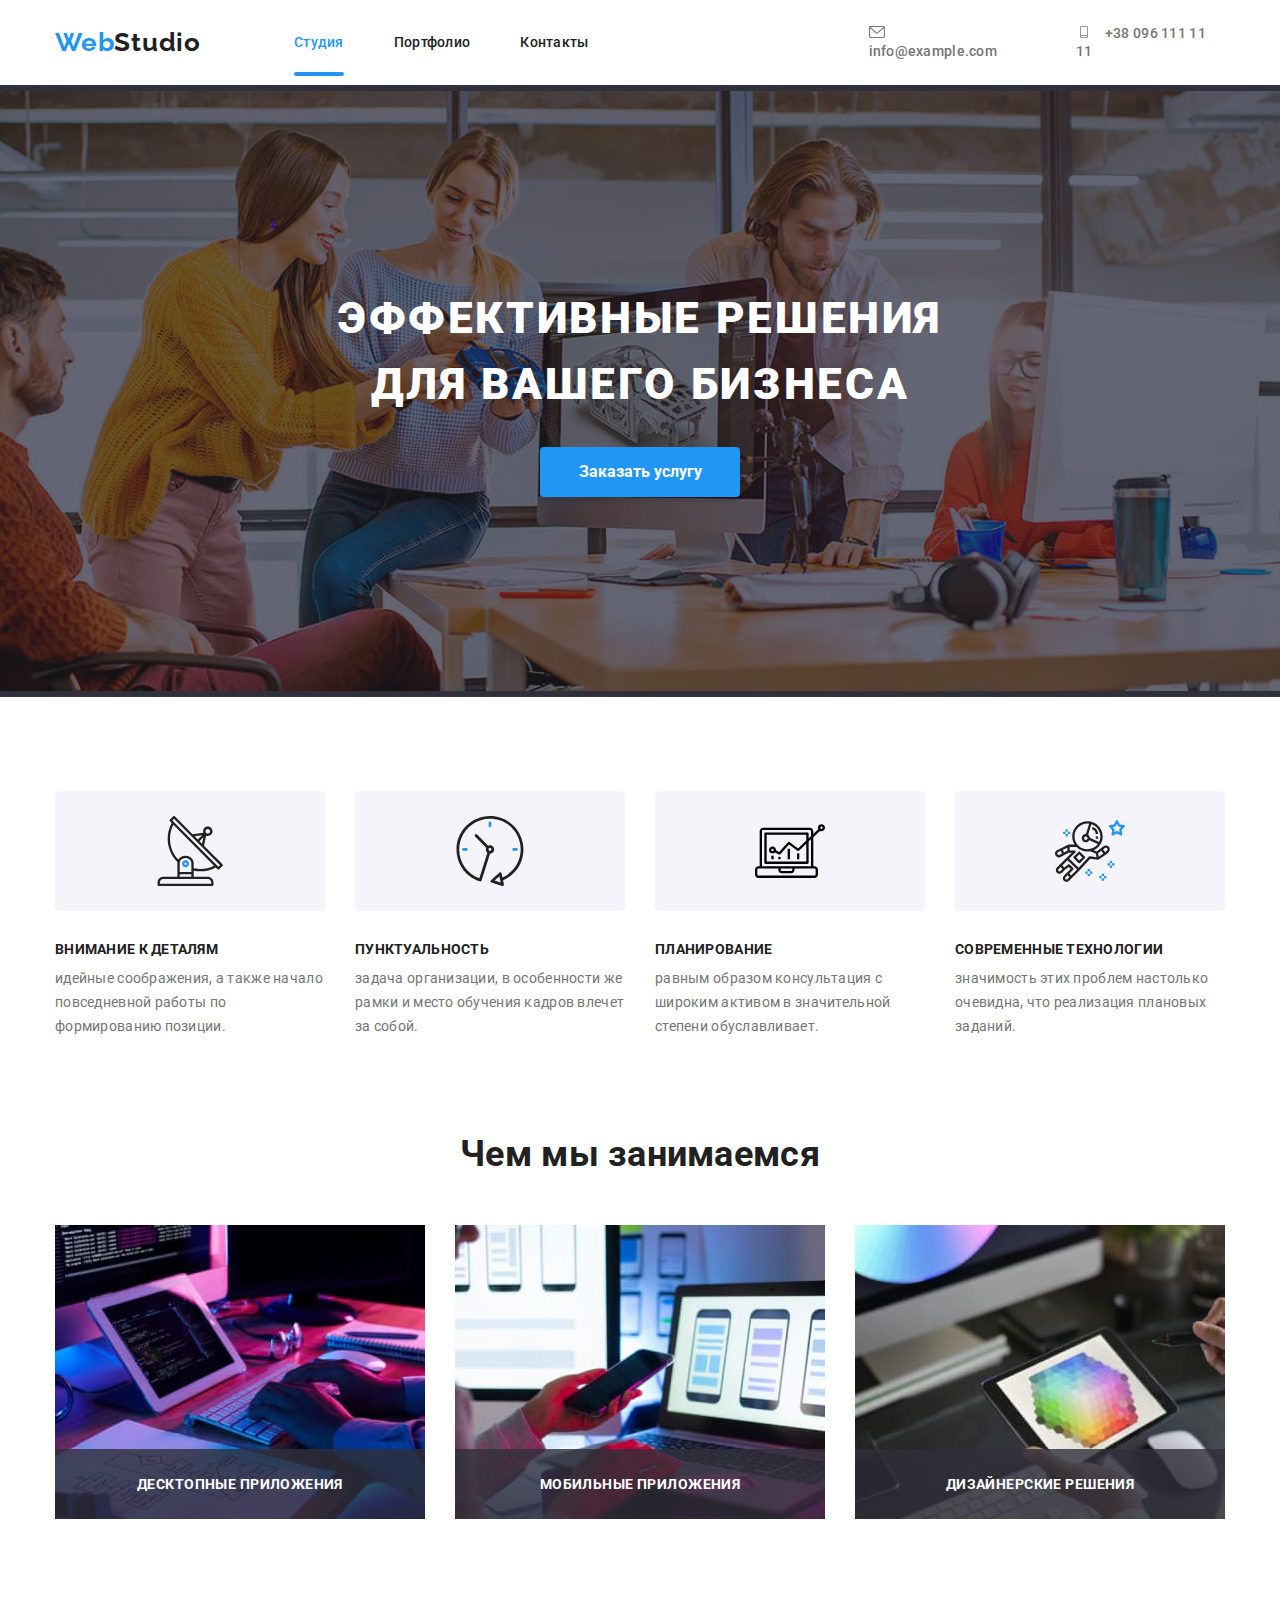
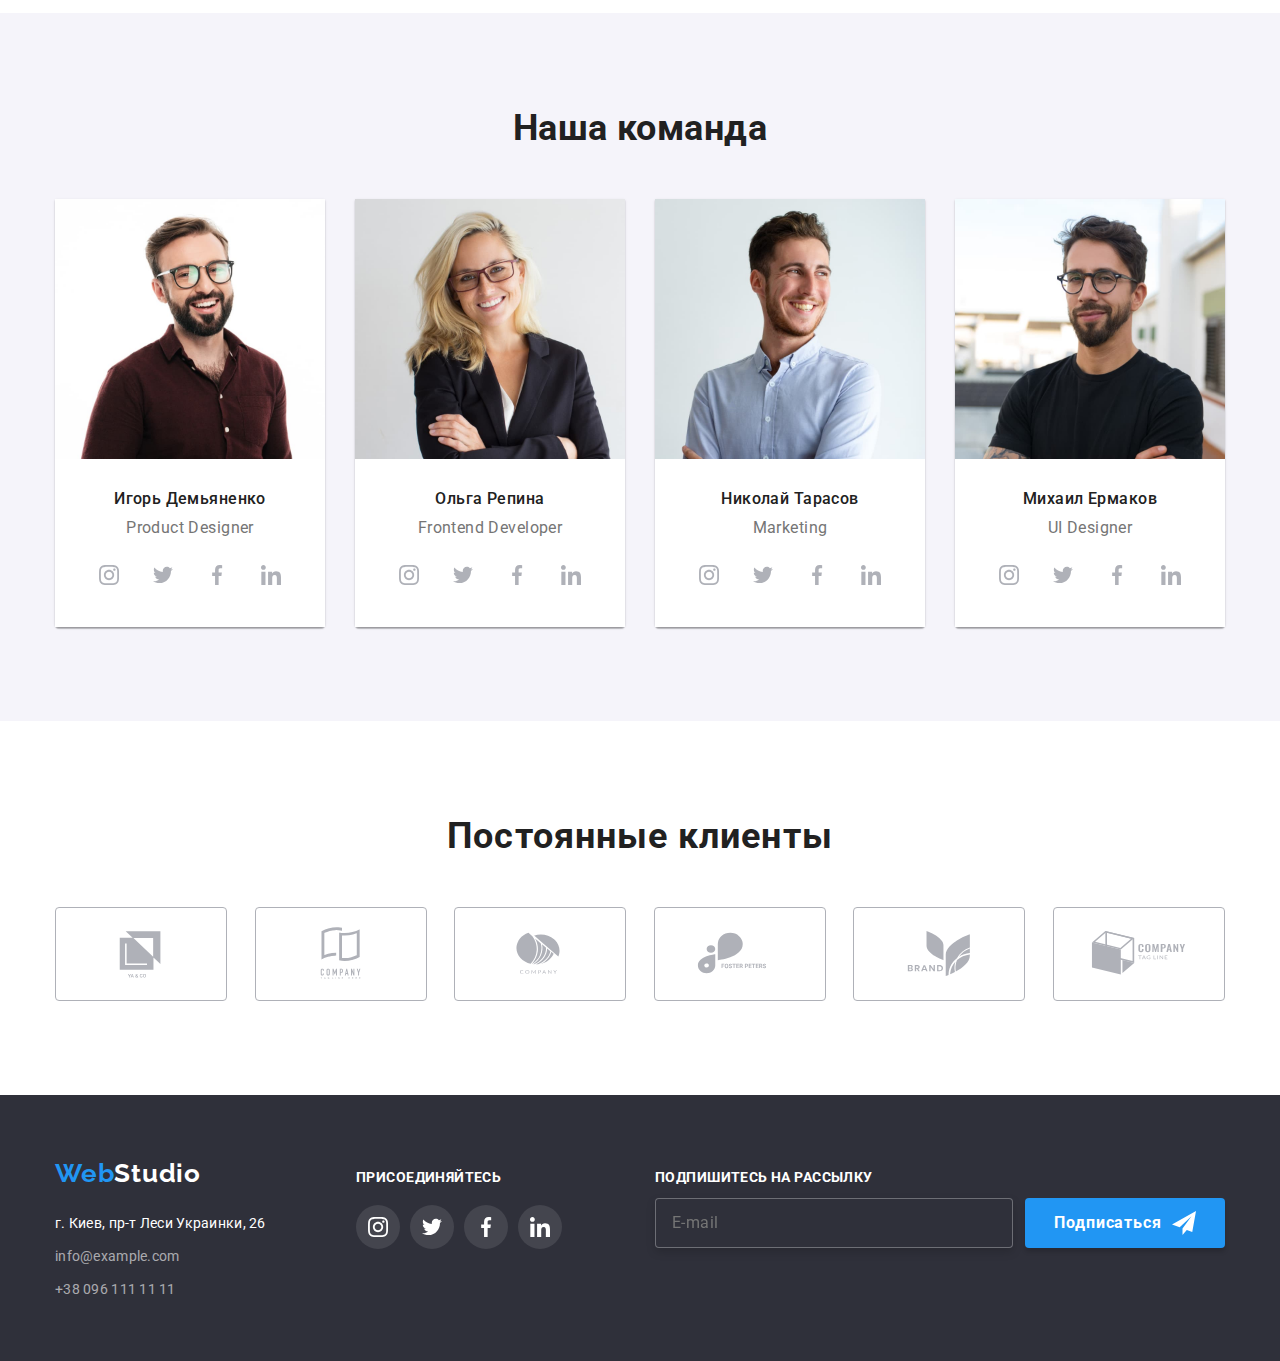
<file: index.html>
<!DOCTYPE html>
<html lang="en">
<head>
    <meta charset="UTF-8">
    <link rel="preconnect" href="https://fonts.googleapis.com">
    <link rel="preconnect" href="https://fonts.gstatic.com" crossorigin>
    <link href="https://fonts.googleapis.com/css2?family=Roboto:wght@400;500;700;900&display=swap" rel="stylesheet">
    <link href="https://fonts.googleapis.com/css2?family=Raleway:wght@700&display=swap" rel="stylesheet">
    <link rel="stylesheet" href="https://cdnjs.cloudflare.com/ajax/libs/modern-normalize/1.1.0/modern-normalize.min.css">
    <title>WebStudio</title>
    <link rel="stylesheet" href="css/style.css">
    <link rel="stylesheet" href="portfolio.html">
</head>
<body>
    <header class="header">
        <div class="container">
            <nav class="header-nav">
                <a href="#" class="logo">Web<span class="colortext">Studio</span> </a>
                <ul class="list header-list">
                    <li class="header-item"><a class="link header-link curent" href="index.html">Студия</a></li>
                    <li class="header-item"><a class="link header-link" href="portfolio.html">Портфолио</a></li>
                    <li class="header-item"><a class="link header-link" href="#contacts">Контакты</a></li>
                </ul>
                <ul class="list contact-list">
                    <li class="header-item"><a class="link header-link email" href="mailto:info@devstudio.com">
                        <svg class="icon-header" width="16px" height="12px">
                            <use href="./images/symbol-defs.svg#icon-mail"></use>
                        </svg>
                        info@example.com</a></li>
                    <li class="header-item"><a class="header-link phone" href="tel:+380961111111">
                        <svg class="icon-header" width="16px" height="12px">
                            <use href="./images/symbol-defs.svg#icon-phone"></use>
                        </svg>
                        +38 096 111 11 11</a></li>
                </ul>
            </nav>
    </header>
    <main>
        <section class="hero">
            <div class="container">
                <div class="hiro-centre">
                    <h1 class="hero-title">Эффективные решения для вашего бизнеса</h1>
                    <button type="hero-button" class="hero-button" data-modal-open>Заказать услугу</button>
                </div>
            </div>
        </section> 
        <section class="studio">
            <div class="container">
                <ul class="studio-list"> 
                    <li class="profile icon-group">
                        <div class="icon-fon">
                            <svg class="icon-profile" width="70" height="70">
                                <use href="./images/symbol-defs.svg#icon-Group"></use>
                            </svg>
                        </div>
                        <h3 class="studio-title">Внимание к деталям</h3>
                        <p  class="studio-slogan">Идейные соображения, а также начало повседневной работы по формированию позиции.</p>
                    </li>
                    <li class="profile icon-clock">
                        <div class="icon-fon">
                            <svg class="icon-profile" width="70" height="70">
                                <use href="./images/symbol-defs.svg#icon-clock-1"></use>
                            </svg>
                        </div>
                        <h3 class="studio-title">Пунктуальность</h3>
                        <p class="studio-slogan">Задача организации, в особенности же рамки и место обучения кадров влечет за собой.</p>
                    </li>
                    <li class="profile icon-diagram">
                        <div class="icon-fon">
                            <svg class="icon-profile" width="70" height="70">
                                <use href="./images/symbol-defs.svg#icon-diagram-1"></use>
                            </svg>
                        </div>
                        <h3 class="studio-title">Планирование</h3>
                        <p class="studio-slogan">Равным образом консультация с широким активом в значительной степени обуславливает.</p>
                    </li>
                    <li class="profile icon-astronaut">
                        <div class="icon-fon">
                            <svg class="icon-profile" width="70" height="70">
                                <use href="./images/symbol-defs.svg#icon-astronaut-1"></use>
                            </svg>
                        </div>
                        <h3 class="studio-title">Современные технологии</h3>
                        <p class="studio-slogan">Значимость этих проблем настолько очевидна, что реализация плановых заданий.</p>
                </ul>          
            </div>     
        </section>
        <section class="work">
            <div class="container">
                <h2 class="work-employ">Чем мы занимаемся</h2>
                <ul class="work-list">
                    <li class="work-item">
                        <img src="images/img.jpg" width="370" alt="Задача организации, в особенности же реализация намеченных плановых заданий в значительной степени обуславливает создание системы обучения кадров, соответствует насущным потребностям.">
                        <div class="work-thumb">
                            <p class="work-label">Десктопные приложения</p>
                        </div>  
                    </li>
                    <li class="work-item">
                        <img src="images/img1.jpg" width="370" alt="Повседневная практика показывает, что постоянное информационно-пропагандистское обеспечение нашей деятельности в значительной степени обуславливает создание соответствующий условий активизации.">
                        <div class="work-thumb">
                            <p class="work-label">Мобильные приложения</p>
                        </div>
                    </li>
                    <li class="work-item">
                        <img src="images/img2.jpg" width="370" alt="С другой стороны консультация с широким активом способствует подготовки и реализации направлений прогрессивного развития.">
                        <div class="work-thumb">
                            <p class="work-label">Дизайнерские решения</p>
                        </div>
                        
                    </li>    
                </ul>
            </div>
        </section>
        <section class="command">
            <div class="container">
                <h2 class="comand-our">Наша команда</h2>
                <ul class="comand-list">
                    <li class="comand-item">
                        <img src="images/p1.jpg" width="270" alt="фото человека 1">
                        <div class="comand-piple">
                            <p class="comand-name">Игорь Демьяненко</p>
                            <p class="comand-position">Product Designer</p>
                            <ul class="comand-icon">
                                <li class="contin-icon-team">
                                    <a href="#" class="team-social-icon">
                                        <svg width="20" height="20">
                                            <use href="./images/symbol-defs.svg#icon-instagram"></use>
                                        </svg>
                                    </a>
                                </li>
                                <li class="contin-icon-team">
                                    <a href="#" class="team-social-icon">
                                        <svg width="20" height="20">
                                            <use href="./images/symbol-defs.svg#icon-twitter"></use>
                                        </svg>
                                    </a>
                                </li>
                                <li class="contin-icon-team">
                                    <a href="#" class="team-social-icon">
                                        <svg class="icon-soial" width="20px" height="20xp">
                                            <use href="./images/symbol-defs.svg#icon-facebook"></use>
                                        </svg>
                                    </a>
                                </li>
                                <li class="contin-icon-team">
                                    <a href="#" class="team-social-icon">
                                        <svg class="icon-soial" width="20" height="20">
                                            <use href="./images/symbol-defs.svg#icon-linkedin"></use>
                                        </svg>
                                    </a>
                                </li>
                            </ul>
                        </div>
                    </li>
                    <li class="comand-item">
                        <img src="images/p2.jpg" width="270" alt="фото человека 2">
                        <div class="comand-piple">
                            <p class="comand-name">Ольга Репина</p>
                            <p class="comand-position">Frontend Developer</p>
                            <ul class="comand-icon">
                                <li class="contin-icon-team">
                                    <a href="#" class="team-social-icon">
                                        <svg width="20" height="20">
                                            <use href="./images/symbol-defs.svg#icon-instagram"></use>
                                        </svg>
                                    </a>
                                </li>
                                <li class="contin-icon-team">
                                    <a href="#" class="team-social-icon">
                                        <svg width="20" height="20">
                                            <use href="./images/symbol-defs.svg#icon-twitter"></use>
                                        </svg>
                                    </a>
                                </li>
                                <li class="contin-icon-team">
                                    <a href="#" class="team-social-icon">
                                        <svg class="icon-soial" width="20px" height="20xp">
                                            <use href="./images/symbol-defs.svg#icon-facebook"></use>
                                        </svg>
                                    </a>
                                </li>
                                <li class="contin-icon-team">
                                    <a href="#" class="team-social-icon">
                                        <svg class="icon-soial" width="20" height="20">
                                            <use href="./images/symbol-defs.svg#icon-linkedin"></use>
                                        </svg>
                                    </a>
                                </li>
                            </ul>
                        </div>
                    </li>
                    <li class="comand-item">
                        <img src="images/p3.jpg" width="270" alt="фото человека 3">
                        <div class="comand-piple">
                            <p class="comand-name">Николай Тарасов</p>
                            <p class="comand-position">Marketing</p>
                            <ul class="comand-icon">
                                <li class="contin-icon-team">
                                    <a href="#" class="team-social-icon">
                                        <svg width="20" height="20">
                                            <use href="./images/symbol-defs.svg#icon-instagram"></use>
                                        </svg>
                                    </a>
                                </li>
                                <li class="contin-icon-team">
                                    <a href="#" class="team-social-icon">
                                        <svg width="20" height="20">
                                            <use href="./images/symbol-defs.svg#icon-twitter"></use>
                                        </svg>
                                    </a>
                                </li>
                                <li class="contin-icon-team">
                                    <a href="#" class="team-social-icon">
                                        <svg class="icon-soial" width="20px" height="20xp">
                                            <use href="./images/symbol-defs.svg#icon-facebook"></use>
                                        </svg>
                                    </a>
                                </li>
                                <li class="contin-icon-team">
                                    <a href="#" class="team-social-icon">
                                        <svg class="icon-soial" width="20" height="20">
                                            <use href="./images/symbol-defs.svg#icon-linkedin"></use>
                                        </svg>
                                    </a>
                                </li>
                            </ul>
                        </div>
                    </li>
                    <li class="comand-item">
                        <img src="images/p4.jpg" width="270" alt="фото человека 4">
                        <div class="comand-piple">
                            <p class="comand-name">Михаил Ермаков</p>
                            <p class="comand-position">UI Designer</p>
                            <ul class="comand-icon">
                                <li class="contin-icon-team">
                                    <a href="#" class="team-social-icon">
                                        <svg width="20" height="20">
                                            <use href="./images/symbol-defs.svg#icon-instagram"></use>
                                        </svg>
                                    </a>
                                </li>
                                <li class="contin-icon-team">
                                    <a href="#" class="team-social-icon">
                                        <svg width="20" height="20">
                                            <use href="./images/symbol-defs.svg#icon-twitter"></use>
                                        </svg>
                                    </a>
                                </li>
                                <li class="contin-icon-team">
                                    <a href="#" class="team-social-icon">
                                        <svg class="icon-soial" width="20" height="20">
                                            <use href="./images/symbol-defs.svg#icon-facebook"></use>
                                        </svg>
                                    </a>
                                </li>
                                <li class="contin-icon-team">
                                    <a href="#" class="team-social-icon">
                                        <svg class="icon-soial" width="20" height="20">
                                            <use href="./images/symbol-defs.svg#icon-linkedin"></use>
                                        </svg>
                                    </a>
                                </li>
                            </ul>
                        </div>
                    </li>
                </ul>
            </div>
        </section>
        <section class="claint">
            <div class="container">
                <p class="claint-info">Постоянные клиенты</p>
                <ul class="claint-logo">
                    <li>
                        <a href="#" class="claint-logo-icon">
                            <svg class="logo-icon-ho" width="106" height="60">
                                <use href="./images/symbol-defs.svg#icon-Logo1"></use>
                            </svg>
                        </a>
                    </li>
                    <li>
                        <a href="#" class="claint-logo-icon">
                            <svg class="logo-icon-ho" width="106" height="60">
                                <use href="./images/symbol-defs.svg#icon-Logo2"></use>
                            </svg>
                        </a>
                    </li>
                    <li>
                        <a href="#" class="claint-logo-icon">
                            <svg class="logo-icon-ho" width="106" height="60">
                                <use href="./images/symbol-defs.svg#icon-Logo3"></use>
                            </svg>
                        </a>
                    </li>
                    <li>
                        <a href="#" class="claint-logo-icon">
                            <svg class="logo-icon-ho" width="106" height="60">
                                <use href="./images/symbol-defs.svg#icon-Logo4"></use>
                            </svg>
                        </a>
                    </li>
                    <li>
                        <a href="#" class="claint-logo-icon">
                            <svg class="logo-icon-ho" width="106" height="60">
                                <use href="./images/symbol-defs.svg#icon-Logo5"></use>
                            </svg>
                        </a>
                    </li>
                    <li>
                        <a href="#" class="claint-logo-icon">
                            <svg class="logo-icon-ho" width="106" height="60">
                                <use href="./images/symbol-defs.svg#icon-Logo6"></use>
                            </svg>
                        </a>
                    </li>
                </ul>
            </div>
        </section>
    </main>
    <footer>
        <section class="footer">
            <div class="container">
                <div class="footer-cont">
                    <div class="footer-addres">
                        <a href="#" class="logo">Web<span class="colortext1">Studio</span> </a>
                        <address id="contacts" class="contacts">
                            <ul class="contacts-list">
                                <li class="contact-item">
                                    <a class="text" style="color: #FFFFFF" href="https://bit.ly/3pXMvUd" target="_blank"
                                    rel="noopener noreferrer">г. Киев, пр-т Леси Украинки, 26</a>
                                </li>
                                <li class="contact-item">
                                    <a class="text" style="color: rgba(255, 255, 255, 0.6)"
                                        href="mailto:info@devstudio.com">info@example.com</a>
                                </li>
                                <li class="contact-item">
                                    <a class="text" style="color: rgba(255, 255, 255, 0.6)" href="tel:+380961111111">+38 096 111 11 11</a>
                                </li>
                            </ul>
                        </address>
                    </div>
                    <div class="footer-icon">
                        <p class="contin">присоединяйтесь</p>
                        <ul class="contin-icon">
                            <li class="contin-icon-team">
                                <a href="#" class="contin-social-icon">
                                    <svg width="20" height="20">
                                        <use href="./images/symbol-defs.svg#icon-instagram"></use>
                                    </svg>
                                </a>
                            </li>
                            <li class="contin-icon-team">
                                <a href="#" class="contin-social-icon">
                                    <svg width="20" height="20">
                                        <use href="./images/symbol-defs.svg#icon-twitter"></use>
                                    </svg>
                                </a>
                            </li>
                            <li class="contin-icon-team">
                                <a href="#" class="contin-social-icon">
                                    <svg class="icon-soial" width="20" height="20">
                                        <use href="./images/symbol-defs.svg#icon-facebook"></use>
                                    </svg>
                                </a>
                            </li>
                            <li class="contin-icon-team">
                                <a href="#" class="contin-social-icon">
                                    <svg class="icon-soial" width="20" height="20">
                                        <use href="./images/symbol-defs.svg#icon-linkedin"></use>
                                    </svg>
                                </a>
                            </li>
                        </ul>
                    </div>
                    <div class="subscription">
                        <h3 class="subscription__title">Подпишитесь на рассылку</h3>
                        <form class="subscription__form">
                            <label class="subscription__label" for="email"></label>
                            <input class="subscription__input" type="email" name="subscription" id="email" placeholder="E-mail" />
                            <button class="button subscription-button" type="submit">
                                Подписаться
                                <svg class="subscription-button__icon" width="24" height="24">
                                    <use class="subscription-button__svg" href="./images/send-defs.svg#icon-icon-send""></use>
                                </svg>
                            </button>
                        </form>
                    </div>  
                </div>
            </div>
        </section>
    </footer>
    <div class="modal-section is-hidden" data-modal>
        <div class="modal-window">
            <button type="button" class="button-modal" data-modal-close>
                <svg class="close" width="18" height="18" data-modal-close>
                    <use href="./images/close-button.svg#icon-close-black"></use>
                </svg>
            </button>
            <form>
                <h2 class="form-titel">Оставьте свои данные, мы вам перезвоним</h2>
                <div class="section-form">
                    <div class="form-blok" role="group">
                        <input class="form-input" type="text" id="text" placeholder=" " />
                        <label class="form-label" for="text"> Имя </label>
                        <svg class="form-icon" width="18" height="18">
                            <use href="./images/icons.svg#icon-person-black"></use>
                        </svg>
                    </div>
                    <div class="form-blok">
                        <input class="form-input" type="tel" id="tel" placeholder=" " />
                        <label class="form-label" for="tel"> Телефон </label>
                        <svg class="form-icon" width="18" height="18">
                            <use href="./images/icons.svg#icon-phone-black"></use>
                        </svg>
                    </div>
                    <div class="form-blok">
                        <input class="form-input" type="email" id="email" placeholder=" "/>
                        <label class="form-label" for="email"> Почта </label>
                        <svg class="form-icon" width="18" height="18">
                            <use href="./images/icons.svg#icon-email-black"></use>
                        </svg>
                    </div>
                    <div class="form-blok">
                        <textarea class="form-textarea" rows="8" id="textarea" placeholder="Введите текст"></textarea>
                        <label class="form-label" for="textarea"> Комментарий </label>
                    </div>
                </div>
                <div class="section-conditions">
                    <label class="checkbox-label">
                        <input class="checkbox"  type="checkbox" name="topic" value="Соглашаюсь с рассылкой и принимаю">
                        <span class="form-checkbox"></span>
                        Соглашаюсь с рассылкой и принимаю
                        <a href="#" style="color:#2196F3">
                            <span class="conditions-link">Условия договора</span>
                        </a>
                    </label>
                </div>
                <div class="button-send">
                    <button type="submit" class="button-modal2">Отравить</button>
                </div>
            </form>
        </div>
      </div>
    <script src="./js/modal.js"></script>
</body>
</html>
<li class="contin-icon-team">
</file>
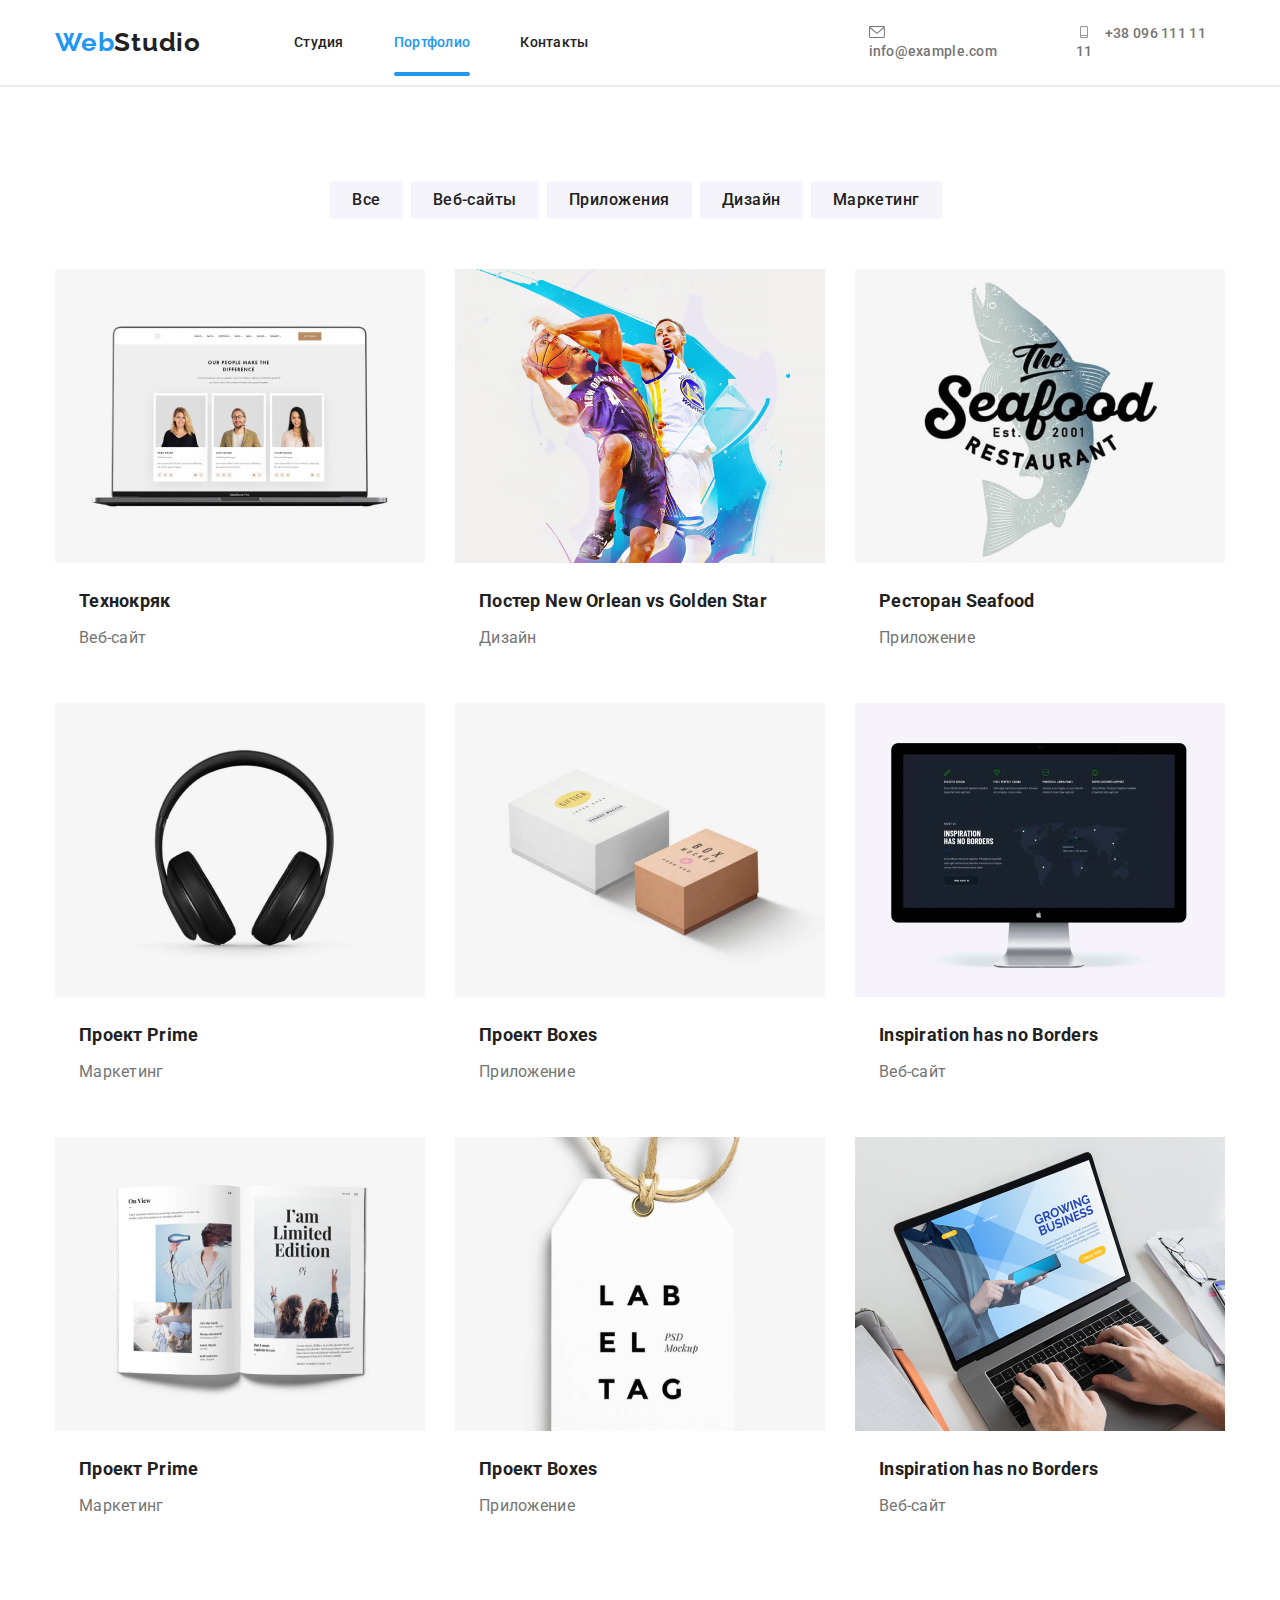
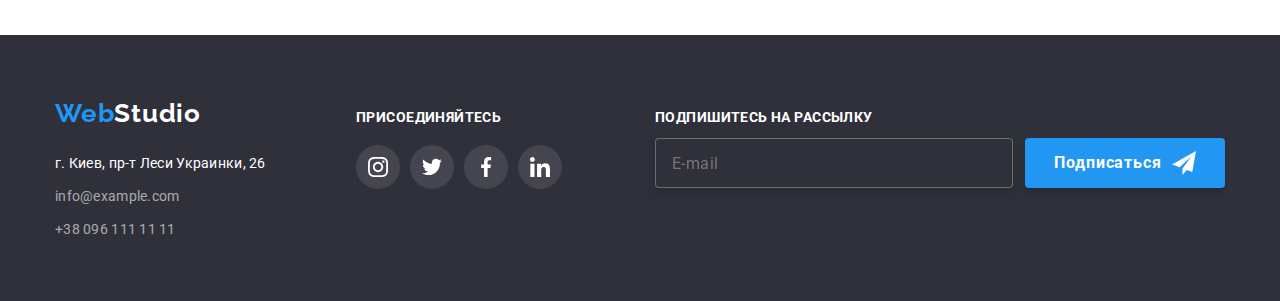
<file: portfolio.html>
<!DOCTYPE html>
<html lang="en">
<head>
    <meta charset="UTF-8">
    <link rel="preconnect" href="https://fonts.googleapis.com">
    <link rel="preconnect" href="https://fonts.gstatic.com" crossorigin>
    <link href="https://fonts.googleapis.com/css2?family=Roboto:wght@400;500;700;900&display=swap" rel="stylesheet">
    <link href="https://fonts.googleapis.com/css2?family=Raleway:wght@700&display=swap" rel="stylesheet">
    <title>WebStudio</title>
    <link rel="stylesheet" href="https://cdn.jsdelivr.net/npm/modern-normalize@1.1.0/modern-normalize.min.css">
    <link rel="stylesheet" href="index.html">
    <link rel="stylesheet" href="css/style.css">
</head>
<body>
    <header class="header">
        <div class="container">
            <nav class="header-nav">
                <a href="#" class="logo">Web<span class="colortext">Studio</span> </a>
                <ul class="list header-list">
                    <li class="header-item"><a class="link header-link" href="index.html">Студия</a></li>
                    <li class="header-item"><a class="link header-link curent" href="portfolio.html">Портфолио</a></li>
                    <li class="header-item"><a class="link header-link" href="#contacts">Контакты</a></li>
                </ul>
                <ul class="list contact-list">
                    <li class="header-item"><a class="link header-link email" href="mailto:info@devstudio.com">
                        <svg class="icon-header" width="16px" height="12px">
                            <use href="./images/symbol-defs.svg#icon-mail"></use>
                        </svg>
                        info@example.com</a></li>
                    <li class="header-item"><a class="link header-link phone" href="tel:+380961111111">
                        <svg class="icon-header" width="16px" height="12px">
                            <use href="./images/symbol-defs.svg#icon-phone"></use>
                        </svg>
                        +38 096 111 11 11</a></li>
                </ul>
            </nav>
        </div>
        <div class="border">
        </div>
    </header>
    <main>
        <section class="container-navigatyon">
            <div class="container">
                <ul class="navigatyon">
                    <li >
                        <button type="button" class="button-port">Все</button>
                    </li>
                    <li>
                        <button type="button" class="button-port">Веб-сайты</button>
                    </li>
                    <li>
                        <button type="button" class="button-port">Приложения</button>
                    </li>
                    <li>
                        <button type="button" class="button-port">Дизайн</button>
                    </li>
                    <li>
                        <button type="button" class="button-port">Маркетинг</button>
                    </li>
                </ul>
                <ul class="photo-list">
                    <li class="photo-item">
                        <div class="names">
                            <div class="names-tumb">
                                <img class="photo-im" src="images/p2/img1.jpg" alt="фото 1" width="370" height="294">
                                <p class="text-projects">
                                Ресурс предлагает комплексные предложения с разным уровнем
                                функционала и сервисов. Все это позволит посетителю получить
                                исчерпывающие сведения о компании или частном лице.
                                </p>
                            </div>
                            <div class="photo-name">
                                <p class="name1">Технокряк</p>
                                <p class="name2">Веб-сайт</p>
                            </div>
                        </div>
                    </li>
                    <li class="photo-item">
                        <div class="names">
                            <div class="names-tumb">
                            <img class="photo-im" src="images/p2/img2.jpg" alt="фото 2" width="370" height="294">
                            <p class="text-projects">
                                Ресурс предлагает комплексные предложения с разным уровнем
                                функционала и сервисов. Все это позволит посетителю получить
                                исчерпывающие сведения о компании или частном лице.
                            </p>
                        </div>
                            <div class="photo-name">
                                <p class="name1">Постер New Orlean vs Golden Star</p>
                                <p class="name2">Дизайн</p>
                            </div>
                        </div>
                    </li>
                    <li class="photo-item">
                        <div class="names">
                            <div class="names-tumb">
                            <img class="photo-im" src="images/p2/img3.jpg" alt="фото 3" width="370" height="294">
                            <p class="text-projects">
                                Ресурс предлагает комплексные предложения с разным уровнем
                                функционала и сервисов. Все это позволит посетителю получить
                                исчерпывающие сведения о компании или частном лице.
                              </p>
                            </div>
                              <div class="photo-name">
                                <p class="name1">Ресторан Seafood</p>
                                <p class="name2">Приложение</p>
                            </div>
                        </div>
                    </li>
                    <li class="photo-item">
                        <div class="names">
                            <div class="names-tumb">
                            <img class="photo-im" src="images/p2/img4.jpg" alt="фото 4" width="370" height="294">
                            <p class="text-projects">
                                Ресурс предлагает комплексные предложения с разным уровнем
                                функционала и сервисов. Все это позволит посетителю получить
                                исчерпывающие сведения о компании или частном лице.
                            </p>
                        </div>
                            <div class="photo-name">
                                <p class="name1">Проект Prime</p>
                                <p class="name2">Маркетинг</p>
                            </div>
                        </div>
                    </li>
                    <li class="photo-item">
                        <div class="names">
                            <div class="names-tumb">
                            <img class="photo-im" src="images/p2/img5.jpg" alt="фото 5" width="370" height="294">
                            <p class="text-projects">
                                Ресурс предлагает комплексные предложения с разным уровнем
                                функционала и сервисов. Все это позволит посетителю получить
                                исчерпывающие сведения о компании или частном лице.
                              </p>
                            </div>
                            <div class="photo-name">
                                <p class="name1">Проект Boxes</p>
                                <p class="name2">Приложение</p>
                            </div>
                        </div>
                    </li>
                    <li class="photo-item">
                        <div class="names">
                            <div class="names-tumb">
                            <img class="photo-im" src="images/p2/img6.jpg" alt="фото 6" width="370" height="294">
                            <p class="text-projects">
                                Ресурс предлагает комплексные предложения с разным уровнем
                                функционала и сервисов. Все это позволит посетителю получить
                                исчерпывающие сведения о компании или частном лице.
                              </p>
                            </div>
                            <div class="photo-name">
                                <p class="name1">Inspiration has no Borders</p>
                                <p class="name2">Веб-сайт</p>
                            </div>
                        </div>
                    </li>
                    <li class="photo-item">
                        <div class="names">
                            <div class="names-tumb">
                            <img class="photo-im" src="images/p2/img7.jpg" alt="фото 7" width="370" height="294">
                            <p class="text-projects">
                                Ресурс предлагает комплексные предложения с разным уровнем
                                функционала и сервисов. Все это позволит посетителю получить
                                исчерпывающие сведения о компании или частном лице.
                              </p>
                            </div>
                            <div class="photo-name">
                                <p class="name1">Проект Prime</p>
                                <p class="name2">Маркетинг</p>
                            </div>
                        </div>
                    </li>
                    <li class="photo-item">
                        <div class="names">
                            <div class="names-tumb">
                            <img class="photo-im" src="images/p2/img8.jpg" alt="фото 8" width="370" height="294">
                            <p class="text-projects">
                                Ресурс предлагает комплексные предложения с разным уровнем
                                функционала и сервисов. Все это позволит посетителю получить
                                исчерпывающие сведения о компании или частном лице.
                              </p>
                            </div>
                            <div class="photo-name">
                                <p class="name1">Проект Boxes</p>
                                <p class="name2">Приложение</p>
                            </div>
                        </div>
                    </li>
                    <li class="photo-item">
                        <div class="names">
                            <div class="names-tumb">
                                <img class="photo-im" src="images/p2/img9.jpg" alt="фото 9" width="370" height="294">
                            <p class="text-projects">
                                Ресурс предлагает комплексные предложения с разным уровнем
                                функционала и сервисов. Все это позволит посетителю получить
                                исчерпывающие сведения о компании или частном лице.
                              </p>
                            </div>
                            <div class="photo-name">
                                <p class="name1">Inspiration has no Borders</p>
                                <p class="name2">Веб-сайт</p>
                            </div>
                        </div>
                    </li>
                </ul>
            </div>
        </section>
    </main>
    <footer>
        <section class="footer">
            <div class="container">
                <div class="footer-cont">
                    <div class="footer-addres">
                        <a href="#" class="logo">Web<span class="colortext1">Studio</span> </a>
                        <address id="contacts" class="contacts">
                            <ul class="contacts-list">
                                <li class="contact-item">
                                    <a class="text" style="color: #FFFFFF" href="https://bit.ly/3pXMvUd" target="_blank"
                                    rel="noopener noreferrer">г. Киев, пр-т Леси Украинки, 26</a>
                                </li>
                                <li class="contact-item">
                                    <a class="text" style="color: rgba(255, 255, 255, 0.6)"
                                        href="mailto:info@devstudio.com">info@example.com</a>
                                </li>
                                <li class="contact-item">
                                    <a class="text" style="color: rgba(255, 255, 255, 0.6)" href="tel:+380961111111">+38 096 111 11 11</a>
                                </li>
                            </ul>
                        </address>
                    </div>
                    <div class="footer-icon">
                        <p class="contin">присоединяйтесь</p>
                        <ul class="contin-icon">
                            <li class="contin-icon-team">
                                <a href="#" class="contin-social-icon">
                                    <svg width="20" height="20">
                                        <use href="./images/symbol-defs.svg#icon-instagram"></use>
                                    </svg>
                                </a>
                            </li>
                            <li class="contin-icon-team">
                                <a href="#" class="contin-social-icon">
                                    <svg width="20" height="20">
                                        <use href="./images/symbol-defs.svg#icon-twitter"></use>
                                    </svg>
                                </a>
                            </li>
                            <li class="contin-icon-team">
                                <a href="#" class="contin-social-icon">
                                    <svg class="icon-soial" width="20" height="20">
                                        <use href="./images/symbol-defs.svg#icon-facebook"></use>
                                    </svg>
                                </a>
                            </li>
                            <li class="contin-icon-team">
                                <a href="#" class="contin-social-icon">
                                    <svg class="icon-soial" width="20" height="20">
                                        <use href="./images/symbol-defs.svg#icon-linkedin"></use>
                                    </svg>
                                </a>
                            </li>
                        </ul>
                    </div>
                    <div class="subscription">
                        <h3 class="subscription__title">Подпишитесь на рассылку</h3>
                        <form class="subscription__form">
                            <label class="subscription__label" for="email"></label>
                            <input class="subscription__input" type="email" name="subscription" id="email" placeholder="E-mail" />
                            <button class="button subscription-button" type="submit">
                                Подписаться
                                <svg class="subscription-button__icon" width="24" height="24">
                                    <use class="subscription-button__svg" href="./images/send-defs.svg#icon-icon-send""></use>
                                </svg>
                            </button>
                        </form>
                    </div>    
                </div>
            </div>
        </section>
    </footer>
</body>

</html>
</file>
<file: css/style.css>
* {
    box-sizing: border-box;
}
img {
    display: block;
    max-width: 100%;
    height: auto;
}
ul, ol, li{
    list-style: none;
    margin: 0;
}
html, body{
    background-color: #FFFFFF;
    height: 100%;
    margin: 0 auto;
    font-family: 'Roboto', sans-serif;
    font-size: 14px;
    font-style: normal;
    font-weight: 400;
    color: #212121;
    letter-spacing: 0.02em;
} 
p, h1, h2, h3, h4, h5, h6{
    margin: 0;
}
ul{
    margin: 0;
    padding: 0;
}
.list {
    list-style: none;
}
.link {
    text-decoration: none;
}
/*logo*/
.logo{
    text-decoration: none;
    font-family: 'Raleway';
    font-weight: 700;
    font-size: 26px;
    line-height: 1.4;
    letter-spacing: 0.03em;
    color: #2196F3;
    margin-right: 93px;
}
.colortext{
    color:#212121;
}
.colortext1{
    color:#FFFFFF;
}

/*header*/

.header-link{
    display: block;
    font-weight: 500;
    color: #212121;
    Line-height: 1.1721;
    padding-top: 24px;
    padding-bottom: 24px;
    transition: color 250ms cubic-bezier(0.4, 0, 0.2, 1);
}
.header-link:hover,
.header-link:focus {
    color: #2196F3;
}

.container{
    width: 1200px;
    margin-left: auto;
    margin-right: auto;
    padding-left: 15px;
    padding-right: 15px;
}
.header-list{
    display: flex;
}
.header-item + .header-item{
    margin-left: 50px;
}
.header-nav{
    padding: auto;
    display: flex;
    align-items: center;
    justify-content: center;
    margin: 0;
}
.contact-list {
    display: flex;
    margin-left: 280px;
}
.contact-list .header-link{
    font-weight: 500;
    line-height: 1.32;
    color: #757575;
    text-decoration: none;
    fill: #757575;
    
}
.contact-list .header-link:focus,
.contact-list .header-link:hover{
    color: #2196F3;
    fill: #2196F3;
}
.header-link.curent{
    position: relative;
    color: #2196F3;
}
.curent::after{
    content: '';
    position: absolute;
    bottom: 0;
    left: 0;
    width: 100%;
    border: 2px solid #2196F3;
    background-color: #2196F3;
    border-radius: 2px;
    bottom: -1px;
}
.icon-header :not(:last-child) {
    margin-right: 10px;
}
.icon-header {
    margin-right: 10px;
    
    fill: currentColor;
    
  }
/*hero*/

.hero{
    background: #2F303A;
    padding-top: 200px;
    padding-bottom: 200px;
    text-align: center;
    background-image: linear-gradient(to right,
        rgba(47, 48, 58, 0.4),
        rgba(47, 48, 58, 0.4)
        ),url("../images/hero.jpg");
    background-repeat: no-repeat;
    background-position: center;
    
}

.hero-title{
    width: 696px;
    font-weight: 900;
    font-size: 44px;
    letter-spacing: 0.06em;
    text-transform: uppercase;
    color: #FFFFFF;
    line-height: 1.5; 
    text-align: center;
    margin: 0 auto;
    
}
.hero-button{
    display: flex;
    padding: 0;
    align-items: center;
    text-align: center;
    width: 200px;
    height: 50px;
    font-weight: 700;
    font-size: 16px;
    line-height: 2.1;
    background: #2196F3;
    color:#FFFFFF;
    margin: 0 auto;
    justify-content: center;
    margin-top: 30px;
    border: 0;
    border-radius: 4px;
    box-shadow: 0px 4px 4px rgba(0, 0, 0, 0.15);
}

/*studio*/

.studio{
    padding-top: 94px;
}
.studio-list{
    display: flex;
}
.profile{
    width: 270px;
    margin-right: 30px;
}
.profile:last-child{
    margin-right: 0;
}
.icon-fon{
    background-color: #F5F4FA;
    width: 270px;
    height: 120px;
    display: flex;
    align-items: center;
    justify-content: center;
    margin-bottom: 30px;
    border-radius: 4px;
}
.studio-title{
    margin-top: 0;
    margin-bottom: 10px;
    padding: 0;
    border: 0;
    font-weight: 700;
    font-size: 14px;
    line-height: 1.143;
    text-transform: uppercase;
}
.studio-slogan{
    margin-top: 0;
    margin-bottom: 0;
    color: #757575;
    font-weight: 400;
    font-size: 14px;
    line-height: 1.71;
    text-transform:lowercase;
}

/*work*/

.work{
    padding: 94px 0 94px 0;
}
.work-employ{
    text-align: center;
    font-weight: 700;
    font-size: 36px;
    line-height: 1.1666;
    padding-bottom: 50px;
}
.work-list{
    display: flex;
}
.work-item{
    width: 370px;
    margin-right: 30px;
    position: relative;
}
.work-item:last-child {
    margin-right: 0;
}


.work-thumb {
    overflow: hidden;
    position: absolute;
    width: 100%;
    bottom: 0;
}
.work-thumb > .work-label {
    font-weight: 700;
    font-size: 14px;
    line-height: 1.1428;
    text-align: center;
    letter-spacing: 0.03em;
    text-transform: uppercase;
    background: rgba(47, 48, 58, 0.8);
    color: #FFFFFF;
}
.work-label{
    padding: 27px 82px 27px 82px;
}
/*comanda*/
.command{
    padding: 94px 0 94px 0;
    letter-spacing: 0.03em;
    background: #F5F4FA;
}
.comand-our{
    text-align: center;
    font-size: 36px;
    line-height: 1.1666;
    font-weight: 700;
    padding-bottom: 50px;
}
.comand-list{
    display: flex;
}
.comand-item{
    width: 270px;
    margin-right: 30px;
    text-align: center;
    box-shadow: 0px 1px 3px rgba(0, 0, 0, 0.12),
    0px 1px 1px rgba(0, 0, 0, 0.14),
    0px 2px 1px rgba(0, 0, 0, 0.2);
    border-radius: 0px 0px 4px 4px;
}
.comand-item:last-child {
    margin-right: 0;
}
.comand-position{
    color: #757575;
    font-size: 16px;
    line-height: 1.1875;
    font-weight: 400;
}
.comand-name{
    font-weight: 500;
    font-size: 16px;
    line-height: 1.1875;
    margin-bottom: 10px;
}
.comand-piple{
    padding-top: 30px;
    padding-bottom: 30px;
    background: #FFFFFF;
}
.comand-icon{
    padding-top: 16px;
    display: flex;
    justify-content: center;
    list-style: none;
}
.team-social-icon{
    display: flex;
    align-items: center;
    justify-content: center;
    width: 44px;
    height: 44px;
    fill: #afb1b8;
    margin-right: 10px;
    transition: background-color 250ms cubic-bezier(0.4, 0, 0.2, 1);
    border-radius: 50%;

}
.team-social-icon:last-child{
    margin-right: 0;
}
.team-social-icon:hover,
.team-social-icon:focus{
    fill: #FFFFFF;
    background-color: #2196f3;
    border-radius: 50%;
}
.claint{
    padding: 94px 0 94px 0;
}
.claint-info{
    font-weight: 700;
    font-size: 36px;
    line-height: 1.1666;
    text-align: center;
    letter-spacing: 0.03em;
    text-align: center;
    margin-bottom: 50px;
}
.claint-logo{
    display: flex;
    justify-content: space-between;
    list-style: none;
}
.claint-logo-icon{
    display: flex;
    box-sizing: border-box;
    justify-content: center;
    align-items: center;
}
.claint-logo-icon:hover,
.claint-logo-icon:focus{
    fill: #2196F3;
    border: 1px solid #2196F3;
    transition: 250ms cubic-bezier(0.4, 0, 0.2, 1);
}
.claint-logo-icon{
    padding: 16px 32px;
    fill: #AFB1B8;
    transition: 250ms cubic-bezier(0.4, 0, 0.2, 1);
    border-radius: 4px;
    border: 1px solid #afb1b8;
}

 /*footer*/

.footer{
    background: #2F303A;
    padding-top: 60px;
    padding-bottom: 60px;
}
.footer-addres{
    display: block;
    width: 231px;
    margin-right: 70px;
}
.footer-cont{
    display: flex;
    justify-content: left;
    align-items: baseline;
}
.contact-item .text{
    font-size: 14px;
    line-height: 1.7143;
    font-weight: 400;
    font-style: normal;
    text-decoration: none;
}
.contact-item{
    margin-top: 9px;
}
.contact-item:first-child{
    margin-top: 20px;
}
.contin{
    font-weight: 700;
    font-size: 14px;
    line-height: 1.1428;
    letter-spacing: 0.03em;
    text-transform: uppercase;
    color: #FFFFFF;
    margin-bottom: 20px;
}
.contin-icon{
    display: flex;
}
.contin-social-icon{
    display:flex;
    align-items: center;
    justify-content: center;
    width: 44px;
    height: 44px;
    fill: #FFFFFF;
    background-color: rgba(255, 255, 255, 0.1);
    border-radius: 50%;
    transition: background-color 250ms cubic-bezier(0.4, 0, 0.2, 1);
}
.contin-social-icon:hover,
.contin-social-icon:focus {
    fill: #FFFFFF;
    background-color: #2196f3;
    border-radius: 50%;
    transition: background-color 250ms cubic-bezier(0.4, 0, 0.2, 1);
}
.contin-icon-team{
    margin-right: 10px;
}
.contin-icon-team:last-child{
    margin: 0;
}
.subscription{
    padding-left: 93px;
}

.subscription__title{
    width: 219px;
    font-weight: 700;
    font-size: 14px;
    line-height: 1.1333px;
    letter-spacing: 0.03em;
    text-transform: uppercase;
    color: #FFFFFF;
    margin-bottom: 20px;
}
.subscription__input{
    border: 1px solid rgba(255, 255, 255, 0.3);
    box-sizing: border-box;
    filter: drop-shadow(0px 4px 4px rgba(0, 0, 0, 0.15));
    border-radius: 4px;
    background: #2F303A;
    width: 358px;
    height: 50px;
    margin-right: 12px;
    padding-left: 16px;
    font-weight: 400;
    font-size: 16px;
    line-height: 1,25;
    letter-spacing: 0.03em;
    color: rgba(255, 255, 255, 0.6);
}
.subscription-button{
    display:flex;
    align-items: center;
    background: #2196F3;
    box-shadow: 0px 4px 4px rgba(0, 0, 0, 0.15);
    border-radius: 4px;
    width: 200px;
    height: 50px;
    justify-content: center;
    font-weight: 700;
    font-size: 16px;
    line-height: 1,875;
    letter-spacing: 0.06em;
    color: #FFFFFF;
    border: 0;
    fill: #212121;
    padding: 0;
}
.subscription__form{
    display:flex;
    align-items: center;
}
.subscription-button__icon{
    fill: #fff;
    margin-left: 10px;
}
/*page2*/

.border{
    border: 1px solid #ECECEC;
}
.navigatyon{
    margin-bottom: 50px;
    display: flex;
    justify-content: center;
}
.container-navigatyon{
    padding-top: 94px;
    padding-bottom: 94px;
}
.navigatyon button{
    color: #212121;
    border-radius: 4px;
    text-align: center;
    letter-spacing: 0.03em;
    background: #F5F4FA;
    border-radius: 4px;
    border: 0;
    line-height: 1.625;
    font-family: 'Roboto';
    padding: 6px 22px 6px 22px;
    margin-right: 8px;
    font-weight: 500;
    font-size: 16px;
}
.navigatyon button:hover,
.navigatyon button:focus{
    color: #FFFFFF;
    box-shadow: 0px 3px 1px rgba(0, 0, 0, 0.1), 0px 1px 2px rgba(0, 0, 0, 0.08), 0px 2px 2px rgba(0, 0, 0, 0.12);
    border-radius: 4px;
    background: #2196F3;
    border: 0;
}
.button-port{
    transition: background-color 250ms cubic-bezier(0.4, 0, 0.2, 1);
}
/*photo page2*/

.photo-list{
    display: flex;
    flex-wrap: wrap;
}
.photo-im{
    max-width:100%;
    height:auto;
    height: 294px;
    display: block;

}
.photo-item{
    width: 370px;
    margin-right: 30px;
    margin-bottom: 30px;

    transition-property: box-shadow 250ms cubic-bezier(0.4, 0, 0.2, 1);
}
.photo-item:nth-child(n + 7) {
    margin-bottom: 0;
}
.photo-item:nth-child(3n + 3) {
    margin-right: 0;
}
.name1 {
    font-weight: 700;
    font-size: 18px;
    line-height: 2;
    padding-left: 24px;
    margin-bottom: 4px;
}
.name2 {
    padding-left: 24px;
    font-weight: 400;
    font-size: 16px;
    line-height: 1.875;
    color: #757575;
}
.names{
    overflow: hidden;
    display: block;
}
.names:hover,
.names:focus {
    box-shadow: 0px 1px 1px rgba(0, 0, 0, 0.12),
    0px 4px 4px rgba(0, 0, 0, 0.06),
    1px 4px 6px rgba(0, 0, 0, 0.16);
    background-size: cover;
}
.photo-name{
    padding-top: 20px;
    padding-bottom: 20px;
}


.names-tumb{
    width: 370px;
    height: 294px;
    overflow: hidden;
}
.text-projects {
    display: flex;
    align-items: center;
    height: 294px;
    margin: 0;
    padding: 0 24px;

    font-weight: 400;
    font-size: 18px;
    line-height: 1.56;
  
    letter-spacing: 0.03em;
    color: #ffffff;
    background-color: #2196f3;
   
}
.names-tumb:hover .text-projects {
	transform: translateY(-294px);
    transition-duration: 250ms cubic-bezier(0.4, 0, 0.2, 1);
}
.names-tumb > .text-projects{
    transition-duration: 250ms cubic-bezier(0.4, 0, 0.2, 1);
}
/*модальное*/

.modal-section {
    width: 100%;
    height: 100%;
    display: flex;
    position: fixed;
    top: 0;
    left: 0;
    background-color: rgba(0, 0, 0, 0.2);
    transition: 250ms cubic-bezier(0.4, 0, 0.2, 1);
}
  
.modal-window {
    top: 50%;
    left: 50%;
    transform: translate(-50%,-50%);
    width: 528px;
    height: 581px;
    position: absolute;
    background: #ffffff;
    box-shadow: 0px 1px 3px rgba(0, 0, 0, 0.12), 0px 1px 1px rgba(0, 0, 0, 0.14),
      0px 2px 1px rgba(0, 0, 0, 0.2);
    border-radius: 4px;
    padding: 40px;
}
.form-blok{
      margin: 0;
      padding: 0;
}
.button-modal{
    position: absolute;
    top: 8px;
    right: 8px;
    height: 30px;
  
    border-radius: 50%;
    background: #ffffff;
    border: 1px solid rgba(0, 0, 0, 0.1);
    box-sizing: border-box;
}
.button-modal {
    width: 30px;
    height: 30px;
    display: flex;
    align-items: center;
    justify-content: center;
    border-radius: 50%;
}
.close{
      position: absolute;
      align-items: center;
      fill: #000000;
      transition: fill 250ms cubic-bezier(0.4, 0, 0.2, 1);
}
    .close:hover{
    fill: #2196F3;
}
  .is-hidden {
    visibility: hidden;
    opacity: 0;
    pointer-events: none;
}
.form-textarea{
    resize:none
}

.form-blok{
    position: relative;
    height: 40px;
    margin-top: 28px;

}

.form-blok:focus,
.form-blok:hover{
    color: #2196F3;
    border-radius: 4px;
}


  .form-titel{
    font-weight: 700;
    font-size: 20px;
    line-height: 1.15;
    text-align: center;
    letter-spacing: 0.03em;
    margin-bottom: 30px;
    color: #212121;
}
.form-label{
    display: block;
    position: absolute;
    font-weight: 400;
    font-size: 12px;
    line-height: 1.1666;
    letter-spacing: 0.01em;
    color: #757575;
    transition: color 250ms cubic-bezier(0.4, 0, 0.2, 1);
    left: 0;
    top: -17px;
}
.form-input{
    width: 100%;
    height: 40px;
    border: 1px solid rgba(33, 33, 33, 0.2);
    box-sizing: border-box;
    border-radius: 4px;
    margin-bottom: 28px;
    transition: border 250ms cubic-bezier(0.4, 0, 0.2, 1);
    padding-left: 42px;
}
.form-input:hover ~ .form-icon,
.form-input:focus ~ .form-icon {
    fill: #2196F3;
}
.form-input:focus,
.form-input:hover {
    border: 1px solid #2196f3;
    outline: none;
}
.form-icon{
    height: 100%;
    position: absolute;
    left: 15px;
    top: 50%;
    transform: translateY(-50%);
    fill: #212121;
    transition: color 250ms cubic-bezier(0.4, 0, 0.2, 1);
    
}

.form-textarea{
    width: 100%;
    height: 120px;
    border: 1px solid rgba(33, 33, 33, 0.2);
    box-sizing: border-box;
    border-radius: 4px;
    transition: border 250ms cubic-bezier(0.4, 0, 0.2, 1);
}
.form-textarea:focus,
.form-textarea:hover{
    border: 1px solid #2196f3;
    outline: none;
}
.text-conditions{
    font-weight: 400;
    font-size: 14px;
    line-height: 1.7143;
    letter-spacing: 0.03em;
    color: #757575;
    padding-top: 80px;
}
.button-modal2{
    width: 200px;
    height: 50px;
    background: #2196F3;
    box-shadow: 0px 4px 4px rgba(0, 0, 0, 0.15);
    border-radius: 4px;
    border: 0;
    align-items: center;
    text-align: center;
    letter-spacing: 0.06em;
    color: #FFFFFF;
    font-weight: 700;
    font-size: 16px;
    line-height: 1.875;
    margin-top: 30px;
}
.button-send{
    display: flex;
    justify-content: center;
}

.form-textarea{
    font-family: 'Roboto', sans-serif;
    background: #FFFFFF;
    box-shadow: 0px 1px 3px rgba(0, 0, 0, 0.12), 0px 1px 1px rgba(0, 0, 0, 0.14), 0px 2px 1px rgba(0, 0, 0, 0.2);
    border-radius: 4px;
    padding: 12px 16px;
    font-weight: 400;
    font-size: 12px;
    line-height: 0.875;
    letter-spacing: 0.01em;
    color: rgba(117, 117, 117, 0.5);
}



.section-conditions{
    padding-top: 110px;
}
.checkbox{
    position: absolute;
    appearance: none;
}
.checkbox-label{
    display: flex;
    align-items: center;
    justify-content: center;
    font-weight: 400;
    font-size: 14px;
    line-height: 1.7142;
    letter-spacing: 0.03em;
    color: #757575;
}
.conditions-link{
    text-decoration:#2196F3;
    
    font-weight: 400;
    font-size: 14px;
    line-height: 1.7142;
    letter-spacing: 0.03em;
}
.form-checkbox{
    display: inline-block;
    border: 2px solid #212121;
    background-size: contain;
    width: 15px;
    height: 15px;
    border-radius: 4px;
    margin-right: 8px;
}
.checkbox:checked + .form-checkbox{
    border-color: #2196F3;
    background-image: url('../images/icon-check.svg');
    background-size: contain;
    background-origin: border-box;
    border-color: transparent;
}
.conditions-link{
    margin-left: 4px;
}
</file>
